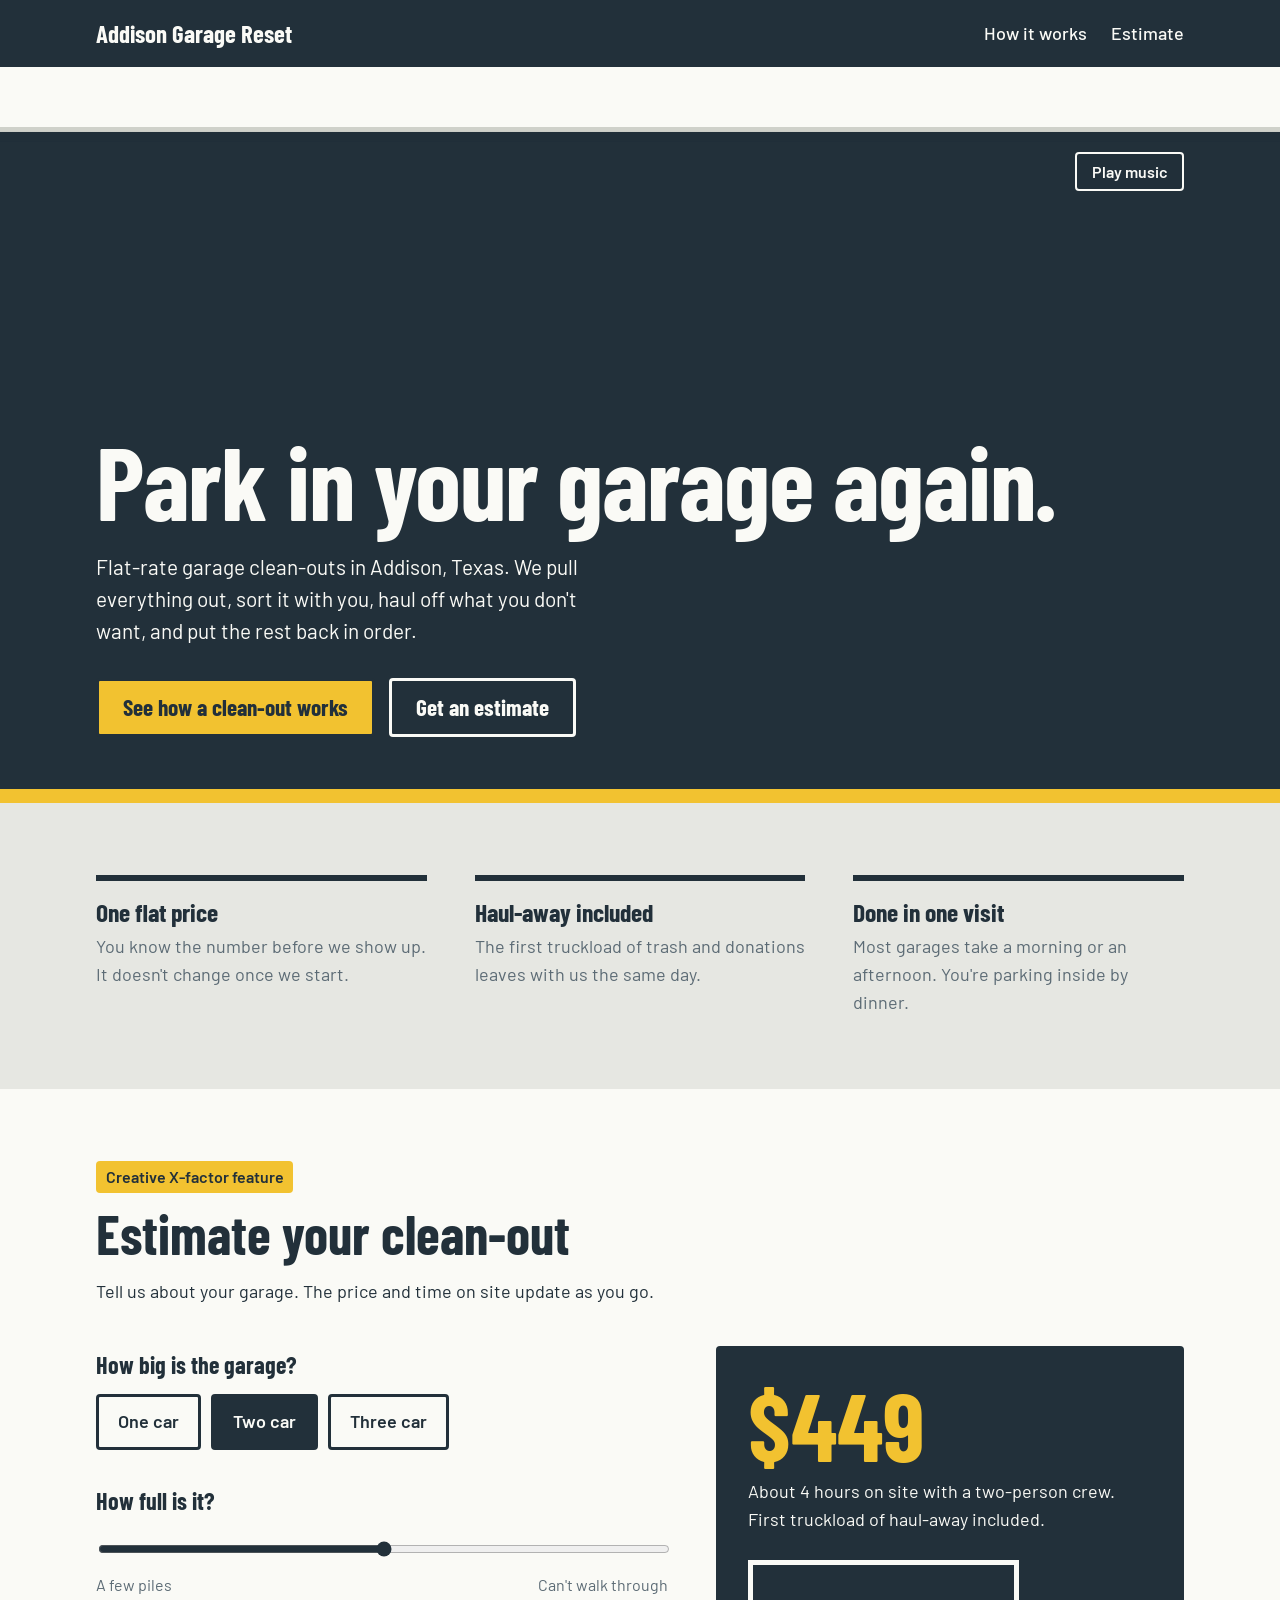
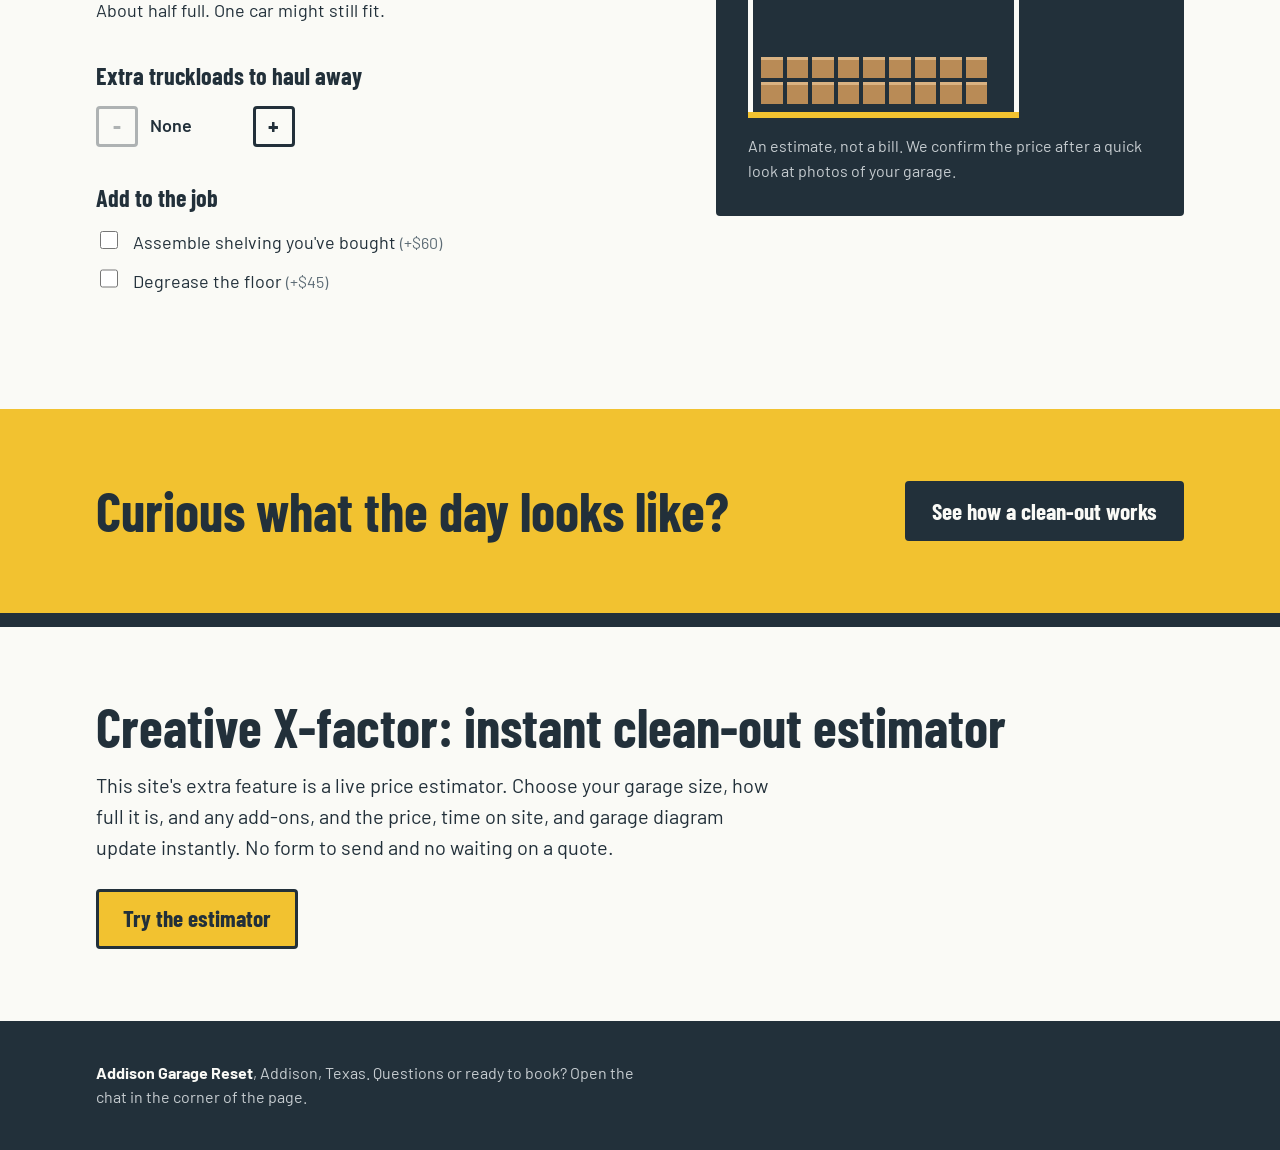
<file: index.html>
<!DOCTYPE html>
<html lang="en">
<head>
  <meta charset="utf-8">
  <meta name="viewport" content="width=device-width, initial-scale=1">
  <title>Addison Garage Reset | Flat-rate garage clean-outs in Addison, Texas</title>
  <meta name="description" content="Flat-rate garage clean-outs in Addison, Texas. We pull everything out, sort it with you, haul off what you don't want, and put the rest back in order.">
  <link rel="preconnect" href="https://fonts.googleapis.com">
  <link rel="preconnect" href="https://fonts.gstatic.com" crossorigin>
  <link href="https://fonts.googleapis.com/css2?family=Barlow:wght@400;500;600&family=Barlow+Condensed:wght@700&display=swap" rel="stylesheet">
  <link rel="stylesheet" href="styles.css">
  <style>
    /* Creative X-factor callouts (landing page only) */
    .xfactor-tag {
      display: inline-block;
      background: var(--tape);
      color: var(--slate);
      font-weight: 600;
      font-size: 1rem;
      padding: 0.25rem 0.6rem;
      border-radius: 4px;
      margin-bottom: 0.8rem;
    }
    .xfactor { background: var(--door); border-top: 14px solid var(--slate); }
    .xfactor p { font-size: 1.25rem; }
    .xfactor .button { margin-top: 1.6rem; }
  </style>
</head>
<body>

  <header class="site-nav">
    <div class="wrap">
      <a class="brand" href="index.html">Addison Garage Reset</a>
      <nav aria-label="Main">
        <ul>
          <li><a href="how-it-works.html">How it works</a></li>
          <li><a href="#estimate">Estimate</a></li>
        </ul>
      </nav>
    </div>
  </header>

  <main>

    <!-- HERO. The video auto-plays, is muted, and loops. Browsers only allow autoplay when the video is muted. -->
    <section class="bay">
      <!-- VIDEO: upload your AI-generated clip to the repo as garage.mp4 (same folder as this file) -->
      <video autoplay muted loop playsinline preload="auto" aria-label="A cluttered garage turning into a clean, organized one">
        <source src="garage.mp4" type="video/mp4">
      </video>
      <div class="bay-door" aria-hidden="true"></div>
      <!-- MUSIC: off until the visitor clicks, because browsers block sound on page load -->
      <button type="button" class="music-toggle" id="music-toggle" aria-pressed="false">Play music</button>
      <audio id="music" src="music.mp3" loop preload="none"></audio>
      <div class="bay-copy wrap">
        <h1>Park in your garage again.</h1>
        <p>Flat-rate garage clean-outs in Addison, Texas. We pull everything out, sort it with you, haul off what you don't want, and put the rest back in order.</p>
        <div class="bay-actions">
          <a class="button button-primary" href="how-it-works.html">See how a clean-out works</a>
          <a class="button button-quiet" href="#estimate">Get an estimate</a>
        </div>
      </div>
    </section>

    <section class="section">
      <div class="wrap">
        <ul class="promises">
          <li>
            <h3>One flat price</h3>
            <p>You know the number before we show up. It doesn't change once we start.</p>
          </li>
          <li>
            <h3>Haul-away included</h3>
            <p>The first truckload of trash and donations leaves with us the same day.</p>
          </li>
          <li>
            <h3>Done in one visit</h3>
            <p>Most garages take a morning or an afternoon. You're parking inside by dinner.</p>
          </li>
        </ul>
      </div>
    </section>

    <!-- X-FACTOR: live clean-out estimator -->
    <section class="section estimator-section" id="estimate">
      <div class="wrap">
        <p class="xfactor-tag">Creative X-factor feature</p>
        <h2>Estimate your clean-out</h2>
        <p>Tell us about your garage. The price and time on site update as you go.</p>

        <div class="estimator">
          <form id="estimator-form" onsubmit="return false">
            <fieldset>
              <legend>How big is the garage?</legend>
              <div class="size-options">
                <label><input type="radio" name="bays" value="1"><span>One car</span></label>
                <label><input type="radio" name="bays" value="2" checked><span>Two car</span></label>
                <label><input type="radio" name="bays" value="3"><span>Three car</span></label>
              </div>
            </fieldset>

            <fieldset>
              <label class="field-label" for="fullness">How full is it?</label>
              <input type="range" id="fullness" min="1" max="3" step="1" value="2" aria-describedby="fullness-text">
              <div class="range-ends"><span>A few piles</span><span>Can't walk through</span></div>
              <p id="fullness-text" aria-live="polite"></p>
            </fieldset>

            <fieldset>
              <legend>Extra truckloads to haul away</legend>
              <div class="loads">
                <button type="button" id="loads-less" aria-label="One fewer extra truckload">-</button>
                <output id="loads-count" aria-live="polite">None</output>
                <button type="button" id="loads-more" aria-label="One more extra truckload">+</button>
              </div>
            </fieldset>

            <fieldset>
              <legend>Add to the job</legend>
              <label class="check"><input type="checkbox" id="shelving"> <span>Assemble shelving you've bought <small>(+$60)</small></span></label>
              <label class="check"><input type="checkbox" id="degrease"> <span>Degrease the floor <small>(+$45)</small></span></label>
            </fieldset>
          </form>

          <div class="quote" aria-live="polite">
            <span class="quote-price" id="quote-price">$449</span>
            <p class="quote-detail" id="quote-detail"></p>
            <div class="garage" id="garage" data-bays="2" role="img" aria-label="Diagram of how full your garage is"></div>
            <p class="quote-note">An estimate, not a bill. We confirm the price after a quick look at photos of your garage.</p>
          </div>
        </div>
      </div>
    </section>

    <section class="section next-step">
      <div class="wrap">
        <h2>Curious what the day looks like?</h2>
        <a class="button" href="how-it-works.html">See how a clean-out works</a>
      </div>
    </section>

    <!-- Required by the lab: creative X-factor description, under 50 words, at the bottom of the landing page -->
    <section class="section xfactor" id="x-factor" aria-labelledby="xfactor-title">
      <div class="wrap">
        <h2 id="xfactor-title">Creative X-factor: instant clean-out estimator</h2>
        <p>This site's extra feature is a live price estimator. Choose your garage size, how full it is, and any add-ons, and the price, time on site, and garage diagram update instantly. No form to send and no waiting on a quote.</p>
        <a class="button button-primary" href="#estimate">Try the estimator</a>
      </div>
    </section>

  </main>

  <footer class="site-footer">
    <div class="wrap">
      <p><strong>Addison Garage Reset</strong>, Addison, Texas. Questions or ready to book? Open the chat in the corner of the page.</p>
    </div>
  </footer>

  <script>
    // Estimator. Edit these numbers to change pricing.
    const BASE_PRICE = { 1: 299, 2: 449, 3: 599 };
    const BASE_HOURS = { 1: 2.5, 2: 4, 3: 5.5 };
    const FULLNESS = {
      1: { label: "A few piles. You can still walk around.", perBay: -25, hours: 0.75, boxes: 4 },
      2: { label: "About half full. One car might still fit.", perBay: 0, hours: 1, boxes: 9 },
      3: { label: "Packed. You can't walk through it.", perBay: 60, hours: 1.35, boxes: 15 }
    };
    const EXTRA_LOAD = 75;
    const SHELVING = 60;
    const DEGREASE = 45;
    const MAX_LOADS = 3;

    const form = document.getElementById("estimator-form");
    const fullness = document.getElementById("fullness");
    const fullnessText = document.getElementById("fullness-text");
    const loadsCount = document.getElementById("loads-count");
    const loadsLess = document.getElementById("loads-less");
    const loadsMore = document.getElementById("loads-more");
    const shelving = document.getElementById("shelving");
    const degrease = document.getElementById("degrease");
    const price = document.getElementById("quote-price");
    const detail = document.getElementById("quote-detail");
    const garage = document.getElementById("garage");
    let loads = 0;

    function update() {
      const bays = Number(form.elements.bays.value);
      const level = FULLNESS[fullness.value];

      let total = BASE_PRICE[bays] + bays * level.perBay + loads * EXTRA_LOAD;
      if (shelving.checked) total += SHELVING;
      if (degrease.checked) total += DEGREASE;

      let hours = BASE_HOURS[bays] * level.hours + loads * 0.5;
      if (shelving.checked) hours += 0.5;
      if (degrease.checked) hours += 0.5;
      hours = Math.round(hours * 2) / 2;

      price.textContent = "$" + total;
      detail.textContent = "About " + hours + " hours on site with a two-person crew. First truckload of haul-away included.";
      fullnessText.textContent = level.label;
      loadsCount.textContent = loads === 0 ? "None" : loads === 1 ? "1 extra load" : loads + " extra loads";
      loadsLess.disabled = loads === 0;
      loadsMore.disabled = loads === MAX_LOADS;

      garage.dataset.bays = bays;
      garage.innerHTML = "<i></i>".repeat(level.boxes * bays);
    }

    loadsLess.addEventListener("click", () => { loads = Math.max(0, loads - 1); update(); });
    loadsMore.addEventListener("click", () => { loads = Math.min(MAX_LOADS, loads + 1); update(); });
    form.addEventListener("input", update);
    update();

    // Background music toggle
    const music = document.getElementById("music");
    const musicToggle = document.getElementById("music-toggle");
    music.volume = 0.45;
    musicToggle.addEventListener("click", () => {
      if (music.paused) {
        music.play().catch(() => { musicToggle.textContent = "Music couldn't load"; });
      } else {
        music.pause();
      }
    });
    music.addEventListener("play", () => { musicToggle.textContent = "Pause music"; musicToggle.setAttribute("aria-pressed", "true"); });
    music.addEventListener("pause", () => { musicToggle.textContent = "Play music"; musicToggle.setAttribute("aria-pressed", "false"); });
  </script>

  <!-- CHATBOT: Chatling floating chat widget (same snippet on both pages) -->
  <script> window.chtlConfig = { chatbotId: "5497433317" } </script>
  <script async data-id="5497433317" id="chtl-script" type="text/javascript" src="https://chatling.ai/js/embed.js"></script>

</body>
</html>
</file>
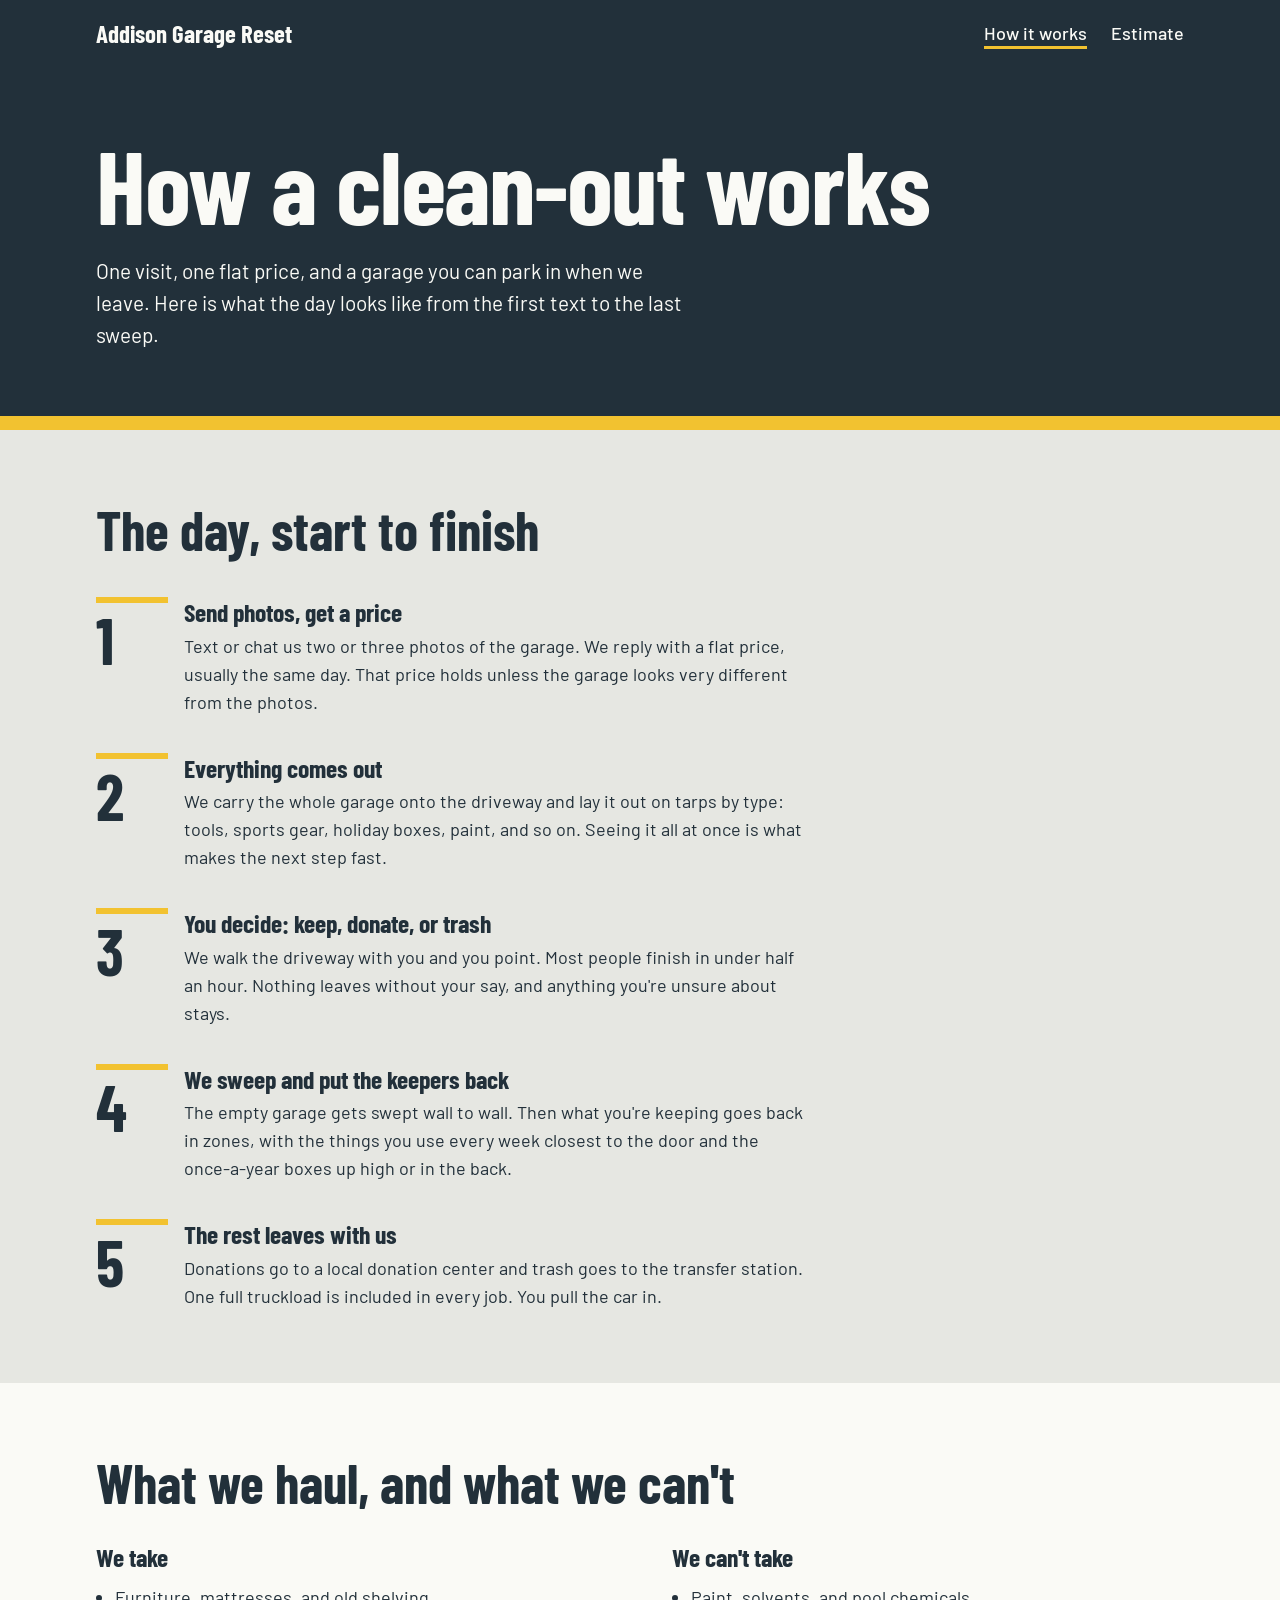
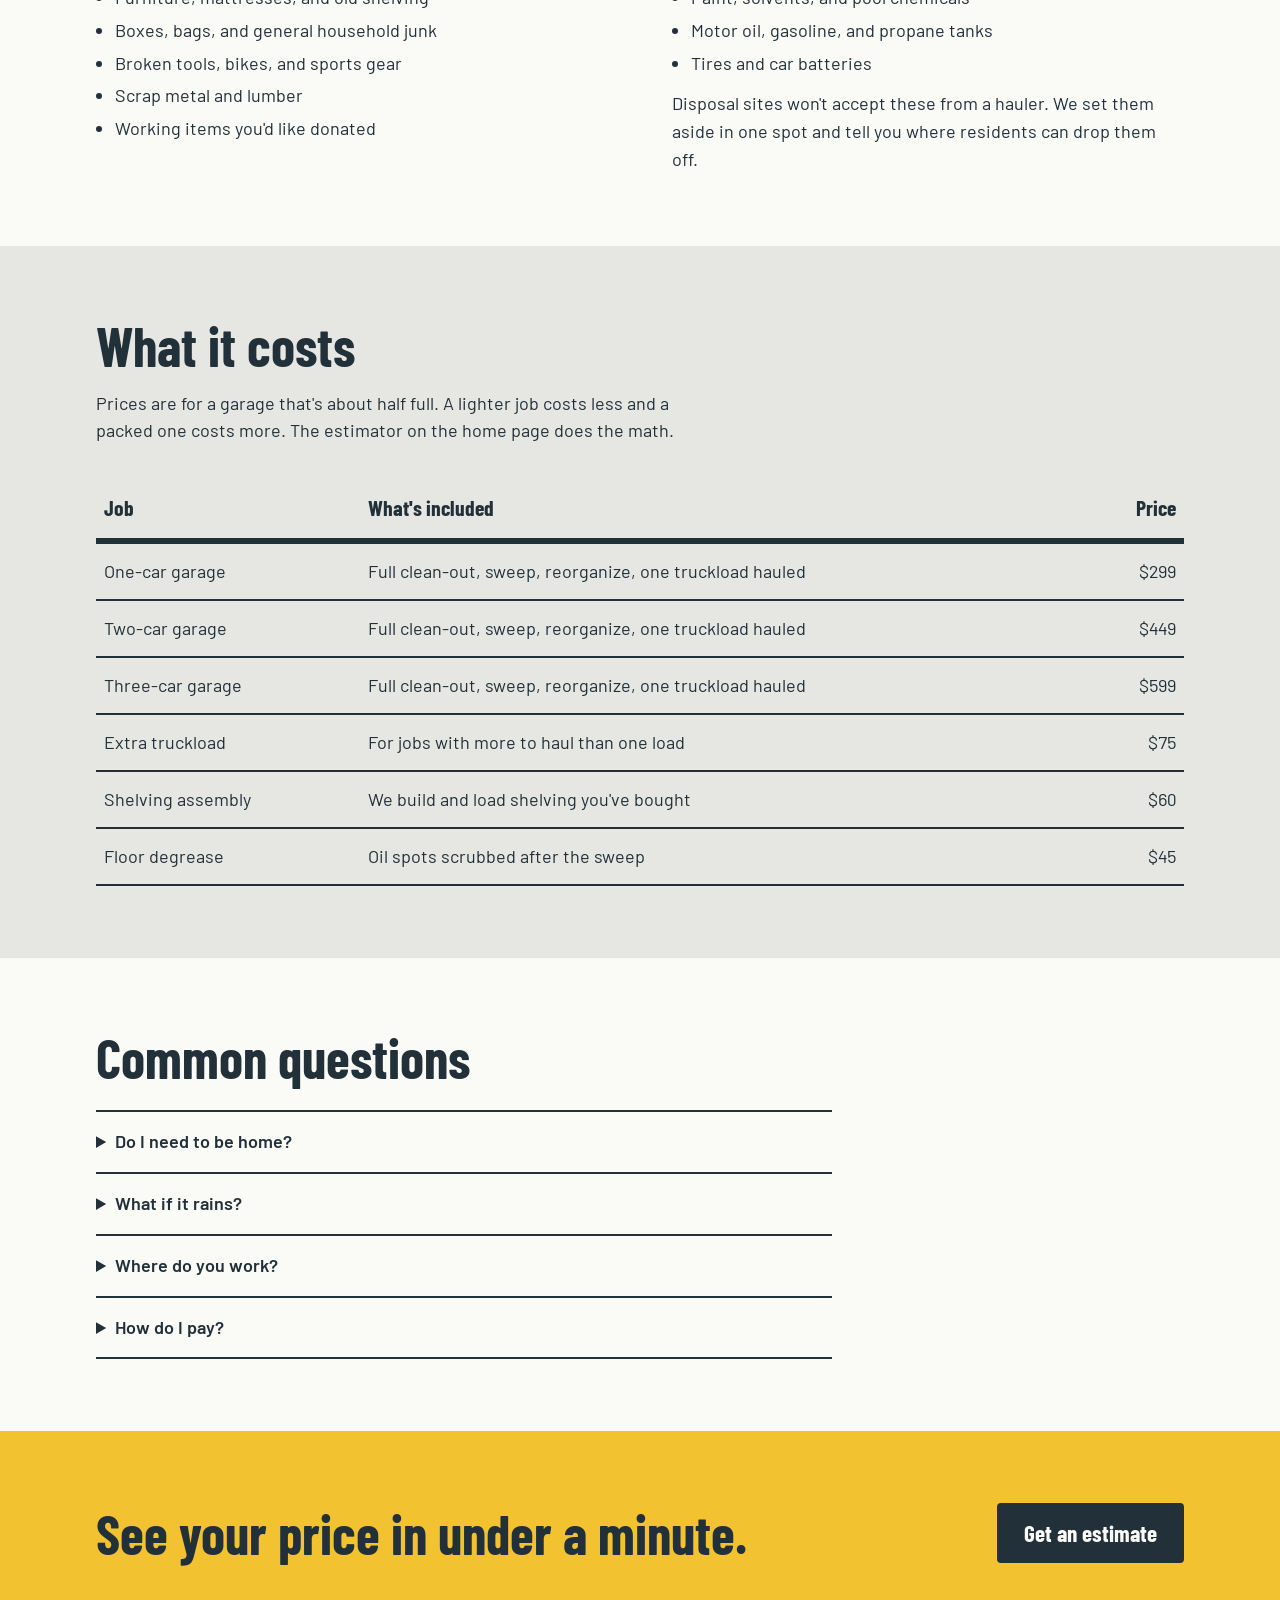
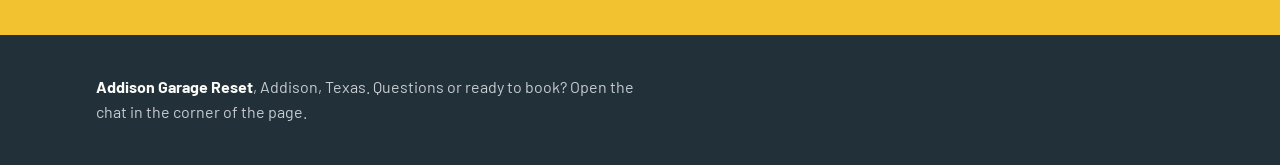
<file: how-it-works.html>
<!DOCTYPE html>
<html lang="en">
<head>
  <meta charset="utf-8">
  <meta name="viewport" content="width=device-width, initial-scale=1">
  <title>How a clean-out works | Addison Garage Reset</title>
  <meta name="description" content="What happens on clean-out day, what we haul away, what we can't take, and what it costs.">
  <link rel="preconnect" href="https://fonts.googleapis.com">
  <link rel="preconnect" href="https://fonts.gstatic.com" crossorigin>
  <link href="https://fonts.googleapis.com/css2?family=Barlow:wght@400;500;600&family=Barlow+Condensed:wght@700&display=swap" rel="stylesheet">
  <link rel="stylesheet" href="styles.css">
</head>
<body>

  <header class="site-nav">
    <div class="wrap">
      <a class="brand" href="index.html">Addison Garage Reset</a>
      <nav aria-label="Main">
        <ul>
          <li><a href="how-it-works.html" aria-current="page">How it works</a></li>
          <li><a href="index.html#estimate">Estimate</a></li>
        </ul>
      </nav>
    </div>
  </header>

  <main>

    <section class="page-head">
      <div class="wrap">
        <h1>How a clean-out works</h1>
        <p>One visit, one flat price, and a garage you can park in when we leave. Here is what the day looks like from the first text to the last sweep.</p>
      </div>
    </section>

    <section class="section">
      <div class="wrap">
        <h2>The day, start to finish</h2>
        <ol class="steps">
          <li>
            <div>
              <h3>Send photos, get a price</h3>
              <p>Text or chat us two or three photos of the garage. We reply with a flat price, usually the same day. That price holds unless the garage looks very different from the photos.</p>
            </div>
          </li>
          <li>
            <div>
              <h3>Everything comes out</h3>
              <p>We carry the whole garage onto the driveway and lay it out on tarps by type: tools, sports gear, holiday boxes, paint, and so on. Seeing it all at once is what makes the next step fast.</p>
            </div>
          </li>
          <li>
            <div>
              <h3>You decide: keep, donate, or trash</h3>
              <p>We walk the driveway with you and you point. Most people finish in under half an hour. Nothing leaves without your say, and anything you're unsure about stays.</p>
            </div>
          </li>
          <li>
            <div>
              <h3>We sweep and put the keepers back</h3>
              <p>The empty garage gets swept wall to wall. Then what you're keeping goes back in zones, with the things you use every week closest to the door and the once-a-year boxes up high or in the back.</p>
            </div>
          </li>
          <li>
            <div>
              <h3>The rest leaves with us</h3>
              <p>Donations go to a local donation center and trash goes to the transfer station. One full truckload is included in every job. You pull the car in.</p>
            </div>
          </li>
        </ol>
      </div>
    </section>

    <section class="section alt">
      <div class="wrap">
        <h2>What we haul, and what we can't</h2>
        <div class="two-up">
          <div>
            <h3>We take</h3>
            <ul>
              <li>Furniture, mattresses, and old shelving</li>
              <li>Boxes, bags, and general household junk</li>
              <li>Broken tools, bikes, and sports gear</li>
              <li>Scrap metal and lumber</li>
              <li>Working items you'd like donated</li>
            </ul>
          </div>
          <div>
            <h3>We can't take</h3>
            <ul>
              <li>Paint, solvents, and pool chemicals</li>
              <li>Motor oil, gasoline, and propane tanks</li>
              <li>Tires and car batteries</li>
            </ul>
            <p style="margin-top: 0.8rem;">Disposal sites won't accept these from a hauler. We set them aside in one spot and tell you where residents can drop them off.</p>
          </div>
        </div>
      </div>
    </section>

    <section class="section">
      <div class="wrap">
        <h2>What it costs</h2>
        <p>Prices are for a garage that's about half full. A lighter job costs less and a packed one costs more. The estimator on the home page does the math.</p>
        <table>
          <thead>
            <tr><th scope="col">Job</th><th scope="col">What's included</th><th scope="col">Price</th></tr>
          </thead>
          <tbody>
            <tr><td>One-car garage</td><td>Full clean-out, sweep, reorganize, one truckload hauled</td><td>$299</td></tr>
            <tr><td>Two-car garage</td><td>Full clean-out, sweep, reorganize, one truckload hauled</td><td>$449</td></tr>
            <tr><td>Three-car garage</td><td>Full clean-out, sweep, reorganize, one truckload hauled</td><td>$599</td></tr>
            <tr><td>Extra truckload</td><td>For jobs with more to haul than one load</td><td>$75</td></tr>
            <tr><td>Shelving assembly</td><td>We build and load shelving you've bought</td><td>$60</td></tr>
            <tr><td>Floor degrease</td><td>Oil spots scrubbed after the sweep</td><td>$45</td></tr>
          </tbody>
        </table>
      </div>
    </section>

    <section class="section alt">
      <div class="wrap">
        <h2>Common questions</h2>
        <details>
          <summary>Do I need to be home?</summary>
          <p>For the sorting step, yes. Plan on being around for about half an hour once everything is on the driveway. You're free the rest of the time.</p>
        </details>
        <details>
          <summary>What if it rains?</summary>
          <p>We reschedule at no charge. Your things spend part of the day on the driveway, so we only work on dry days.</p>
        </details>
        <details>
          <summary>Where do you work?</summary>
          <p>Addison and the neighborhoods right around it. If you're a little farther out, ask in the chat and we'll tell you if we can make it.</p>
        </details>
        <details>
          <summary>How do I pay?</summary>
          <p>When the job is done and you've seen the garage. No deposit.</p>
        </details>
      </div>
    </section>

    <section class="section next-step">
      <div class="wrap">
        <h2>See your price in under a minute.</h2>
        <a class="button" href="index.html#estimate">Get an estimate</a>
      </div>
    </section>

  </main>

  <footer class="site-footer">
    <div class="wrap">
      <p><strong>Addison Garage Reset</strong>, Addison, Texas. Questions or ready to book? Open the chat in the corner of the page.</p>
    </div>
  </footer>

  <!-- CHATBOT: Chatling floating chat widget (same snippet on both pages) -->
  <script> window.chtlConfig = { chatbotId: "5497433317" } </script>
  <script async data-id="5497433317" id="chtl-script" type="text/javascript" src="https://chatling.ai/js/embed.js"></script>

</body>
</html>
</file>
<file: styles.css>
/* Addison Garage Reset: shared styles for index.html and how-it-works.html */

:root {
  --slate: #22303a;      /* asphalt */
  --steel: #5c6b75;      /* secondary text */
  --concrete: #e6e7e2;   /* page floor */
  --door: #fafaf6;       /* garage door white */
  --tape: #f2c230;       /* floor tape yellow */
  --cardboard: #b98b56;  /* moving boxes */
  --oxide: #1f5a86;      /* links and focus */
  --display: "Barlow Condensed", "Arial Narrow", sans-serif;
  --body: "Barlow", "Helvetica Neue", Arial, sans-serif;
  --wrap: 68rem;
}

* { box-sizing: border-box; }

html { scroll-behavior: smooth; }

body {
  margin: 0;
  background: var(--concrete);
  color: var(--slate);
  font-family: var(--body);
  font-size: 1.125rem;
  line-height: 1.55;
}

h1, h2, h3 {
  font-family: var(--display);
  font-weight: 700;
  line-height: 1.02;
  margin: 0;
}

h1 { font-size: clamp(3rem, 9vw, 6.5rem); letter-spacing: -0.01em; }
h2 { font-size: clamp(2.1rem, 5vw, 3.4rem); }
h3 { font-size: 1.6rem; line-height: 1.15; }

p { margin: 0; max-width: 62ch; }

a { color: var(--oxide); }

:focus-visible {
  outline: 3px solid var(--oxide);
  outline-offset: 3px;
}

.wrap {
  width: min(100% - 2.5rem, var(--wrap));
  margin-inline: auto;
}

/* Navigation */

.site-nav {
  background: var(--slate);
  color: var(--door);
}

.site-nav .wrap {
  display: flex;
  align-items: center;
  justify-content: space-between;
  flex-wrap: wrap;
  gap: 0.4rem 1rem;
  padding-block: 0.9rem;
}

.brand {
  font-family: var(--display);
  font-weight: 700;
  font-size: 1.55rem;
  color: var(--door);
  text-decoration: none;
}

.site-nav ul {
  display: flex;
  gap: 1.5rem;
  list-style: none;
  margin: 0;
  padding: 0;
}

.site-nav ul a {
  color: var(--door);
  text-decoration: none;
  font-weight: 500;
  white-space: nowrap;
  border-bottom: 3px solid transparent;
  padding-bottom: 0.15rem;
}

.site-nav ul a:hover,
.site-nav ul a[aria-current="page"] { border-bottom-color: var(--tape); }

.site-nav :focus-visible { outline-color: var(--tape); }

/* Buttons */

.button {
  display: inline-block;
  font-family: var(--display);
  font-weight: 700;
  font-size: 1.45rem;
  line-height: 1;
  padding: 0.95rem 1.5rem;
  border: 3px solid var(--slate);
  border-radius: 4px;
  text-decoration: none;
  cursor: pointer;
}

.button-primary { background: var(--tape); color: var(--slate); }
.button-primary:hover { background: #ffd445; }

.button-quiet { background: transparent; color: var(--door); border-color: var(--door); }
.button-quiet:hover { background: var(--door); color: var(--slate); }

/* Hero: the open garage bay */

.bay {
  position: relative;
  min-height: min(82vh, 46rem);
  background: var(--slate);
  overflow: hidden;
  display: flex;
  align-items: flex-end;
  border-bottom: 14px solid var(--tape);
}

.bay video {
  position: absolute;
  inset: 0;
  width: 100%;
  height: 100%;
  object-fit: cover;
}

.bay::after {
  /* scrim so the headline stays readable over any video */
  content: "";
  position: absolute;
  inset: 0;
  background: linear-gradient(to top, rgba(34, 48, 58, 0.92) 0%, rgba(34, 48, 58, 0.55) 38%, rgba(34, 48, 58, 0) 70%);
}

.bay-door {
  position: absolute;
  inset: 0;
  z-index: 2;
  background:
    repeating-linear-gradient(
      to bottom,
      var(--door) 0,
      var(--door) calc(25% - 5px),
      #cfd1ca calc(25% - 5px),
      #cfd1ca 25%
    );
  box-shadow: 0 10px 0 rgba(34, 48, 58, 0.35);
  transform: translateY(-91%);
  animation: roll-up 1.7s cubic-bezier(0.6, 0, 0.2, 1) 0.35s backwards;
}

@keyframes roll-up {
  from { transform: translateY(0); }
}

.bay-copy {
  position: relative;
  z-index: 3;
  color: var(--door);
  padding-block: 7.5rem 3.25rem; /* top space keeps the music button clear of the headline on phones */
  animation: settle 0.7s ease-out 1.5s backwards;
}

@keyframes settle {
  from { opacity: 0; transform: translateY(12px); }
}

.bay-copy p {
  font-size: 1.3rem;
  margin-top: 1.1rem;
  max-width: 44ch;
}

.bay-actions {
  display: flex;
  flex-wrap: wrap;
  gap: 0.9rem;
  margin-top: 1.9rem;
}

.bay-copy :focus-visible { outline-color: var(--tape); }

.music-toggle {
  position: absolute;
  z-index: 4;
  top: calc(9% + 1.25rem);
  right: max(1.25rem, calc((100% - var(--wrap)) / 2));
  font: 600 1rem/1 var(--body);
  padding: 0.6rem 0.9rem;
  color: var(--door);
  background: rgba(34, 48, 58, 0.78);
  border: 2px solid var(--door);
  border-radius: 4px;
  cursor: pointer;
  animation: settle 0.7s ease-out 1.5s backwards;
}

.music-toggle:hover,
.music-toggle[aria-pressed="true"] { background: var(--tape); color: var(--slate); border-color: var(--slate); }
.music-toggle:focus-visible { outline-color: var(--tape); }

@media (prefers-reduced-motion: reduce) {
  html { scroll-behavior: auto; }
  .bay-door, .bay-copy, .music-toggle { animation: none; }
}

/* Sections */

.section { padding-block: 4.5rem; }
.section > .wrap > h2 + p { margin-top: 1rem; }

.promises {
  display: grid;
  grid-template-columns: repeat(auto-fit, minmax(15rem, 1fr));
  gap: 2rem 3rem;
  margin: 0;
  padding: 0;
  list-style: none;
}

.promises li { border-top: 6px solid var(--slate); padding-top: 1rem; }
.promises p { margin-top: 0.4rem; color: var(--steel); }

/* Estimator */

.estimator-section { background: var(--door); }

.estimator {
  display: grid;
  grid-template-columns: minmax(0, 1.1fr) minmax(0, 0.9fr);
  gap: 3rem;
  margin-top: 2.5rem;
  align-items: start;
}

.estimator fieldset {
  border: 0;
  margin: 0 0 2rem;
  padding: 0;
}

.estimator legend,
.estimator .field-label {
  font-family: var(--display);
  font-weight: 700;
  font-size: 1.5rem;
  padding: 0;
  margin-bottom: 0.7rem;
  display: block;
}

.size-options { display: flex; flex-wrap: wrap; gap: 0.6rem; }

.size-options label { position: relative; cursor: pointer; }

.size-options input {
  position: absolute;
  opacity: 0;
  inset: 0;
  cursor: pointer;
}

.size-options span {
  display: block;
  padding: 0.7rem 1.2rem;
  border: 3px solid var(--slate);
  border-radius: 4px;
  font-weight: 600;
}

.size-options input:checked + span { background: var(--slate); color: var(--door); }
.size-options input:focus-visible + span { outline: 3px solid var(--oxide); outline-offset: 3px; }

.estimator input[type="range"] {
  width: 100%;
  accent-color: var(--slate);
  height: 2rem;
}

.range-ends {
  display: flex;
  justify-content: space-between;
  color: var(--steel);
  font-size: 1rem;
}

.check {
  display: flex;
  gap: 0.7rem;
  align-items: baseline;
  margin-bottom: 0.6rem;
  cursor: pointer;
}

.check input { width: 1.15rem; height: 1.15rem; accent-color: var(--slate); flex: none; }
.check small { color: var(--steel); font-size: 1rem; }

.loads { display: flex; align-items: center; gap: 0.8rem; }

.loads button {
  width: 2.6rem;
  height: 2.6rem;
  border: 3px solid var(--slate);
  border-radius: 4px;
  background: var(--door);
  color: var(--slate);
  font: 700 1.5rem/1 var(--display);
  cursor: pointer;
}

.loads button:disabled { opacity: 0.35; cursor: default; }
.loads output { font-weight: 600; min-width: 9ch; }

.quote {
  background: var(--slate);
  color: var(--door);
  padding: 2rem;
  border-radius: 4px;
  position: sticky;
  top: 1.5rem;
}

.quote-price {
  font-family: var(--display);
  font-weight: 700;
  font-size: clamp(4rem, 9vw, 6rem);
  line-height: 0.95;
  color: var(--tape);
  display: block;
}

.quote-detail { margin-top: 0.6rem; }

.garage {
  margin-top: 1.6rem;
  height: 9.5rem;
  border: 5px solid var(--door);
  border-bottom-width: 0;
  box-shadow: 0 6px 0 var(--tape);
  padding: 0.5rem;
  display: flex;
  flex-wrap: wrap-reverse;
  align-content: flex-start;
  gap: 4px;
  width: 34%;
  transition: width 0.35s ease;
}

.garage[data-bays="2"] { width: 67%; }
.garage[data-bays="3"] { width: 100%; }

.garage i {
  width: 1.35rem;
  height: 1.35rem;
  background: var(--cardboard);
  border-top: 3px solid #d9b282;
}

.quote-note { margin-top: 1.4rem; font-size: 1rem; color: #c6ccd0; }

@media (prefers-reduced-motion: reduce) {
  .garage { transition: none; }
}

@media (max-width: 52rem) {
  .estimator { grid-template-columns: 1fr; gap: 2rem; }
  .quote { position: static; }
}

/* Call to action band */

.next-step { background: var(--tape); }

.next-step .wrap {
  display: flex;
  flex-wrap: wrap;
  align-items: center;
  justify-content: space-between;
  gap: 1.5rem;
}

.next-step .button { background: var(--slate); color: var(--door); }
.next-step .button:hover { background: #31434f; }

/* Second page */

.page-head { background: var(--slate); color: var(--door); padding-block: 4rem; border-bottom: 14px solid var(--tape); }
.page-head p { margin-top: 1.1rem; font-size: 1.3rem; max-width: 50ch; }

.steps {
  list-style: none;
  counter-reset: step;
  margin: 2.5rem 0 0;
  padding: 0;
  display: grid;
  gap: 2.25rem;
}

.steps li {
  counter-increment: step;
  display: grid;
  grid-template-columns: 4.5rem minmax(0, 1fr);
  gap: 1rem;
}

.steps li::before {
  content: counter(step);
  font: 700 4rem/0.9 var(--display);
  color: var(--slate);
  border-top: 6px solid var(--tape);
  padding-top: 0.5rem;
}

.steps p { margin-top: 0.4rem; }

.two-up {
  display: grid;
  grid-template-columns: repeat(auto-fit, minmax(17rem, 1fr));
  gap: 2.5rem 4rem;
  margin-top: 2rem;
}

.two-up ul { margin: 0.8rem 0 0; padding-left: 1.2rem; }
.two-up li { margin-bottom: 0.3rem; }

.alt { background: var(--door); }

table {
  width: 100%;
  border-collapse: collapse;
  margin-top: 2rem;
  font-variant-numeric: tabular-nums;
}

th, td {
  text-align: left;
  padding: 0.85rem 0.5rem;
  border-bottom: 2px solid var(--slate);
  vertical-align: top;
}

thead th { font-family: var(--display); font-size: 1.35rem; border-bottom-width: 6px; }
td:last-child, th:last-child { text-align: right; white-space: nowrap; }

details { border-bottom: 2px solid var(--slate); padding-block: 1rem; max-width: 46rem; }
details:first-of-type { margin-top: 1.5rem; border-top: 2px solid var(--slate); }
summary { font-weight: 600; cursor: pointer; }
details p { margin-top: 0.6rem; }

/* Footer */

.site-footer {
  background: var(--slate);
  color: #c6ccd0;
  padding-block: 2.5rem;
  font-size: 1rem;
}

.site-footer p + p { margin-top: 0.8rem; }
.site-footer strong { color: var(--door); }
.site-footer a { color: var(--tape); }
</file>
